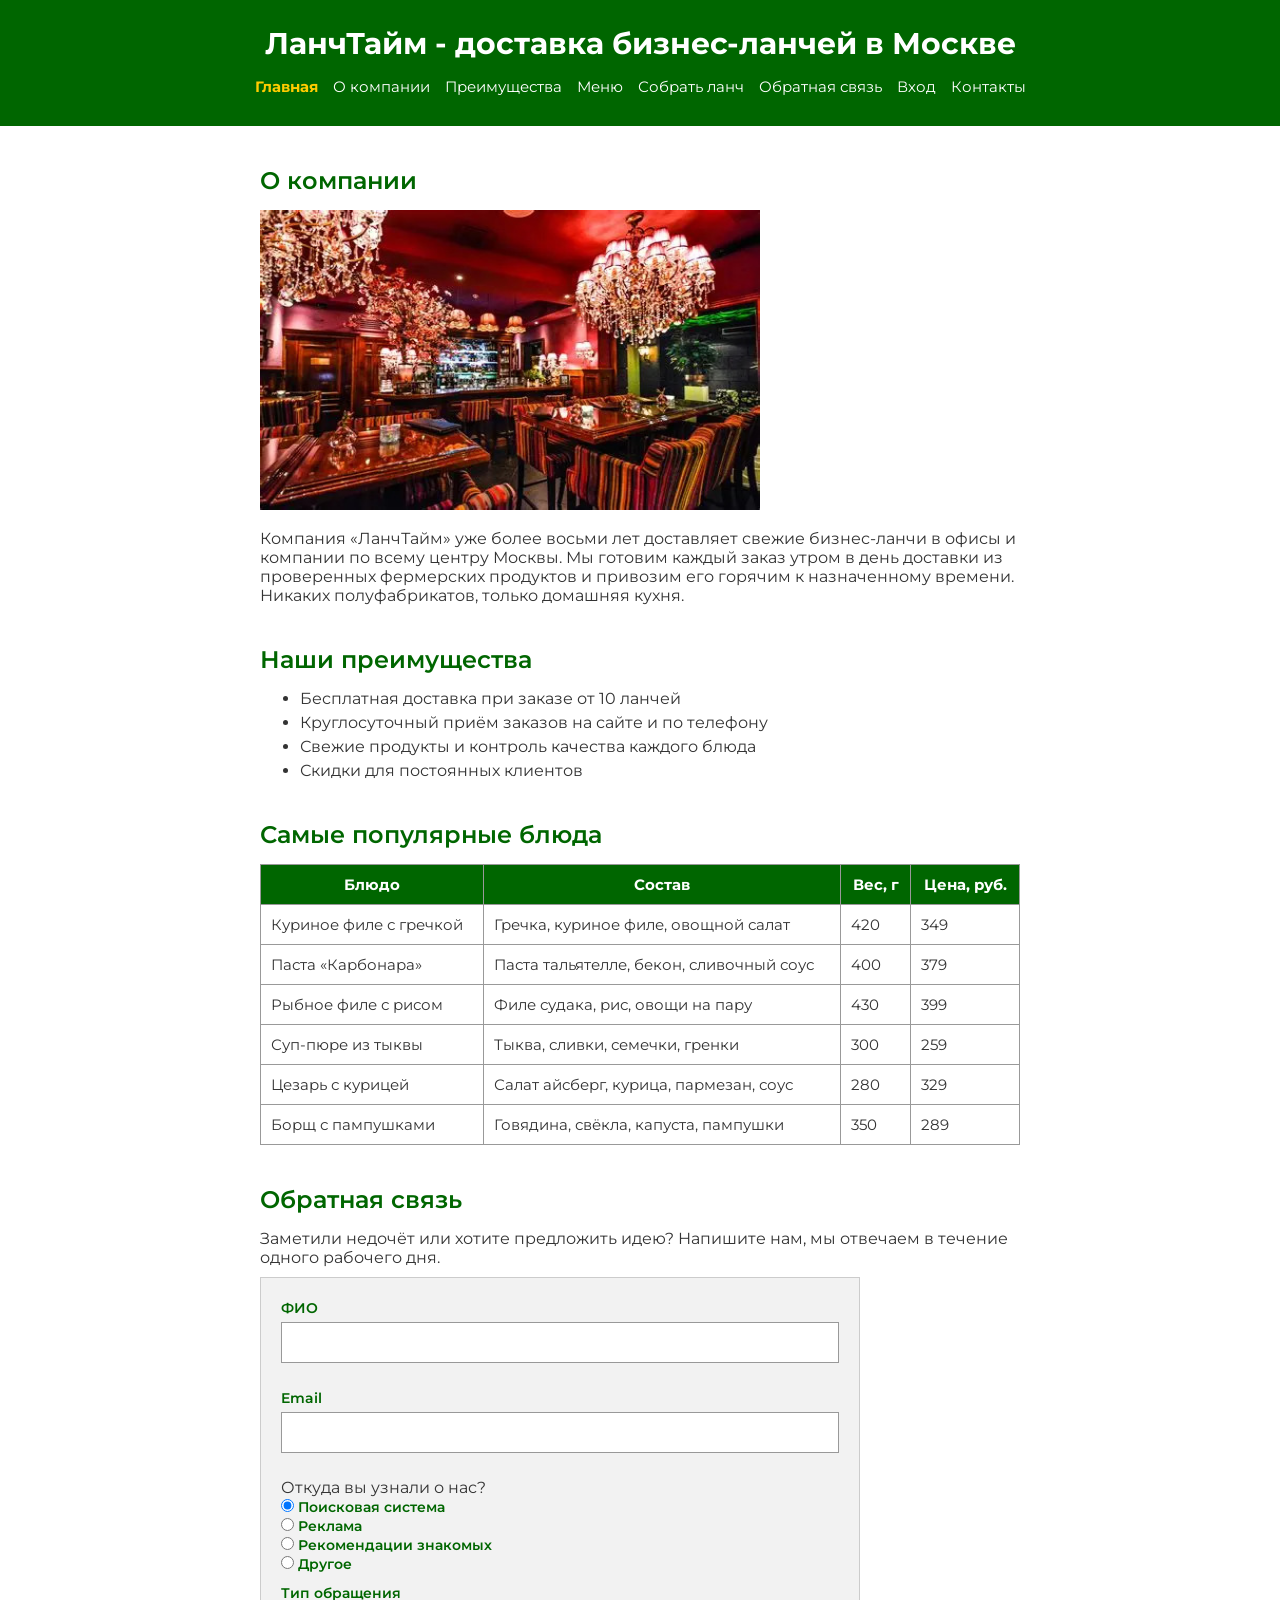
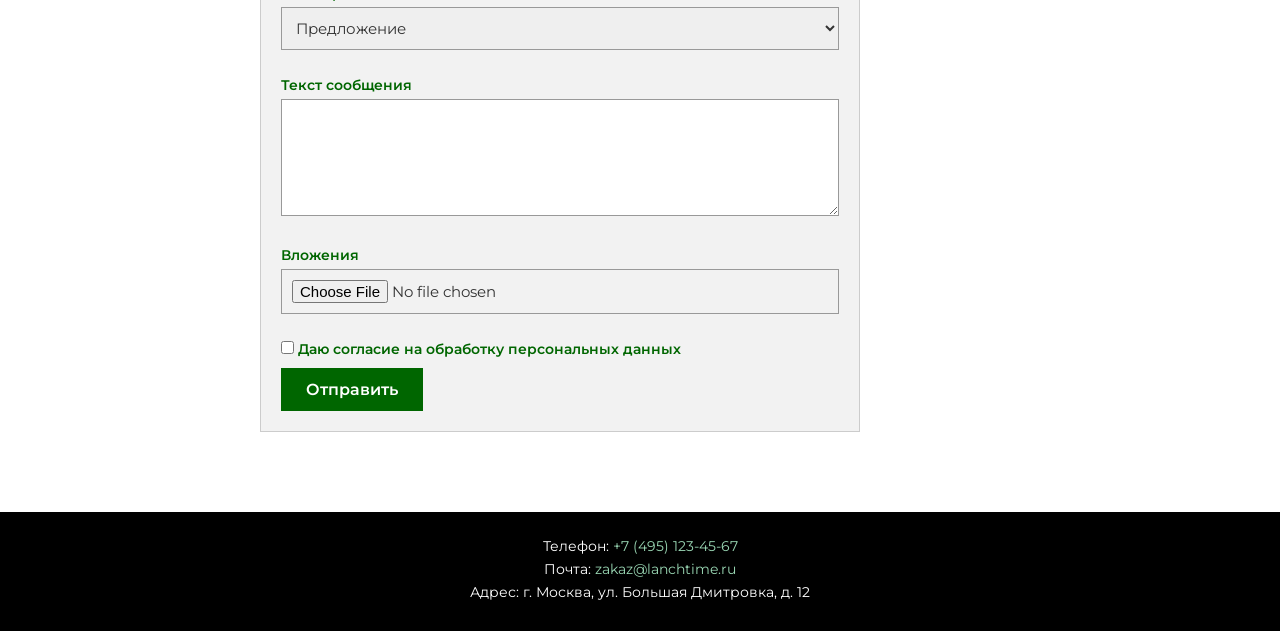
<file: index.html>
<!DOCTYPE html>
<html lang="ru">
<head>
  <meta charset="UTF-8">
  <meta name="viewport" content="width=device-width, initial-scale=1.0">
  <title>ЛанчТайм - доставка бизнес-ланчей в Москве</title>
  <link rel="preconnect" href="https://fonts.googleapis.com">
  <link rel="preconnect" href="https://fonts.gstatic.com" crossorigin>
  <link href="https://fonts.googleapis.com/css2?family=Montserrat&display=swap" rel="stylesheet">
  <link rel="stylesheet" href="style.css">
  <link rel="stylesheet" href="print.css" media="print">
</head>
<body>
  <header>
    <h1>ЛанчТайм - доставка бизнес-ланчей в Москве</h1>
    <nav>
      <a class="active" href="index.html">Главная</a>
      <a href="#about">О компании</a>
      <a href="#advantages">Преимущества</a>
      <a href="#menu">Меню</a>
      <a href="lunch.html">Собрать ланч</a>
      <a href="#feedback">Обратная связь</a>
      <a href="auth.html">Вход</a>
      <a href="#contacts">Контакты</a>
    </nav>
  </header>

  <main>
    <section id="about">
      <h2>О компании</h2>
      <img src="OIP.jpg" alt="Бизнес-ланч от компании ЛанчТайм">
      <p>Компания «ЛанчТайм» уже более восьми лет доставляет свежие бизнес-ланчи в офисы и компании по всему центру Москвы. Мы готовим каждый заказ утром в день доставки из проверенных фермерских продуктов и привозим его горячим к назначенному времени. Никаких полуфабрикатов, только домашняя кухня.</p>
    </section>

    <section id="advantages">
      <h2>Наши преимущества</h2>
      <ul>
        <li>Бесплатная доставка при заказе от 10 ланчей</li>
        <li>Круглосуточный приём заказов на сайте и по телефону</li>
        <li>Свежие продукты и контроль качества каждого блюда</li>
        <li>Скидки для постоянных клиентов</li>
      </ul>
    </section>

    <section id="menu">
      <h2>Самые популярные блюда</h2>
      <table>
        <tr>
          <th>Блюдо</th>
          <th>Состав</th>
          <th>Вес, г</th>
          <th>Цена, руб.</th>
        </tr>
        <tr>
          <td>Куриное филе с гречкой</td>
          <td>Гречка, куриное филе, овощной салат</td>
          <td>420</td>
          <td>349</td>
        </tr>
        <tr>
          <td>Паста «Карбонара»</td>
          <td>Паста тальятелле, бекон, сливочный соус</td>
          <td>400</td>
          <td>379</td>
        </tr>
        <tr>
          <td>Рыбное филе с рисом</td>
          <td>Филе судака, рис, овощи на пару</td>
          <td>430</td>
          <td>399</td>
        </tr>
        <tr>
          <td>Суп-пюре из тыквы</td>
          <td>Тыква, сливки, семечки, гренки</td>
          <td>300</td>
          <td>259</td>
        </tr>
        <tr>
          <td>Цезарь с курицей</td>
          <td>Салат айсберг, курица, пармезан, соус</td>
          <td>280</td>
          <td>329</td>
        </tr>
        <tr>
          <td>Борщ с пампушками</td>
          <td>Говядина, свёкла, капуста, пампушки</td>
          <td>350</td>
          <td>289</td>
        </tr>
      </table>
    </section>

    <section id="feedback">
      <h2>Обратная связь</h2>
      <p>Заметили недочёт или хотите предложить идею? Напишите нам, мы отвечаем в течение одного рабочего дня.</p>
      <form action="https://httpbin.org/post" method="post" enctype="multipart/form-data">
        <p>
          <label for="fio">ФИО</label>
          <input id="fio" type="text" name="fio">
        </p>
        <p>
          <label for="email">Email</label>
          <input id="email" type="email" name="email">
        </p>
        <p>
          <span>Откуда вы узнали о нас?</span><br>
          <label><input type="radio" name="source" value="search" checked> Поисковая система</label><br>
          <label><input type="radio" name="source" value="ad"> Реклама</label><br>
          <label><input type="radio" name="source" value="friends"> Рекомендации знакомых</label><br>
          <label><input type="radio" name="source" value="other"> Другое</label>
        </p>
        <p>
          <label for="subject">Тип обращения</label>
          <select id="subject" name="subject">
            <option value="proposal">Предложение</option>
            <option value="complaint">Жалоба</option>
          </select>
        </p>
        <p>
          <label for="message">Текст сообщения</label>
          <textarea id="message" name="message" rows="5"></textarea>
        </p>
        <p>
          <label for="attachment">Вложения</label>
          <input id="attachment" type="file" name="attachment">
        </p>
        <p>
          <label><input type="checkbox" name="consent"> Даю согласие на обработку персональных данных</label>
        </p>
        <button type="submit">Отправить</button>
      </form>
    </section>
  </main>

  <footer id="contacts">
    <p>Телефон: <a href="tel:+74951234567">+7 (495) 123-45-67</a></p>
    <p>Почта: <a href="mailto:zakaz@lanchtime.ru">zakaz@lanchtime.ru</a></p>
    <p>Адрес: г. Москва, ул. Большая Дмитровка, д. 12</p>
  </footer>
</body>
</html>
</file>
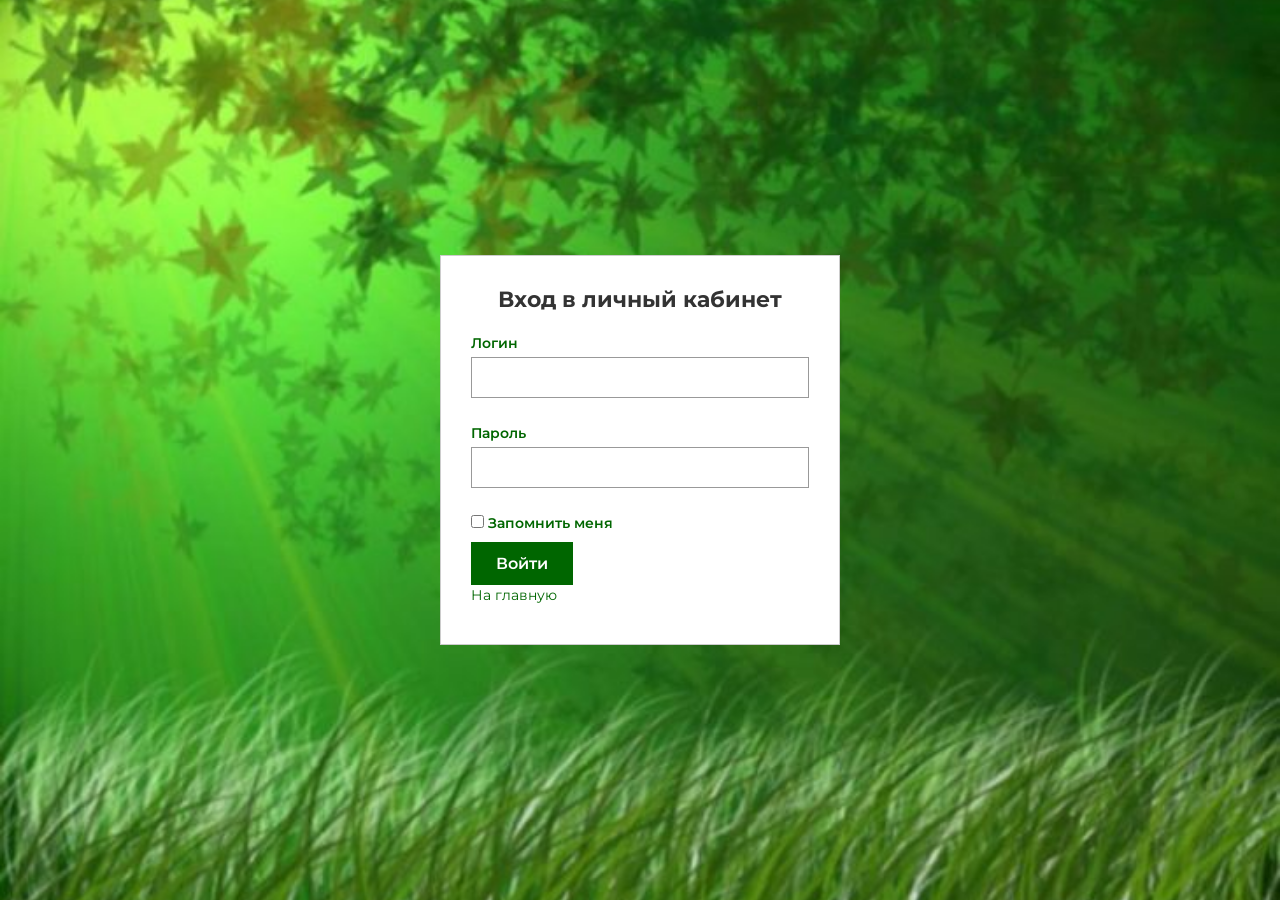
<file: auth.html>
<!DOCTYPE html>
<html lang="ru">
<head>
  <meta charset="UTF-8">
  <meta name="viewport" content="width=device-width, initial-scale=1.0">
  <title>Вход - ЛанчТайм</title>
  <link rel="preconnect" href="https://fonts.googleapis.com">
  <link rel="preconnect" href="https://fonts.gstatic.com" crossorigin>
  <link href="https://fonts.googleapis.com/css2?family=Montserrat&display=swap" rel="stylesheet">
  <link rel="stylesheet" href="style.css">
  <link rel="stylesheet" href="print.css" media="print">
</head>
<body class="auth-page">
  <form class="auth-form" action="https://httpbin.org/post" method="post">
    <h1>Вход в личный кабинет</h1>
    <p>
      <label for="login">Логин</label>
      <input id="login" type="text" name="login">
    </p>
    <p>
      <label for="password">Пароль</label>
      <input id="password" type="password" name="password">
    </p>
    <p>
      <label><input type="checkbox" name="remember" value="yes"> Запомнить меня</label>
    </p>
    <button type="submit">Войти</button>
    <p><a href="index.html">На главную</a></p>
  </form>
</body>
</html>
</file>
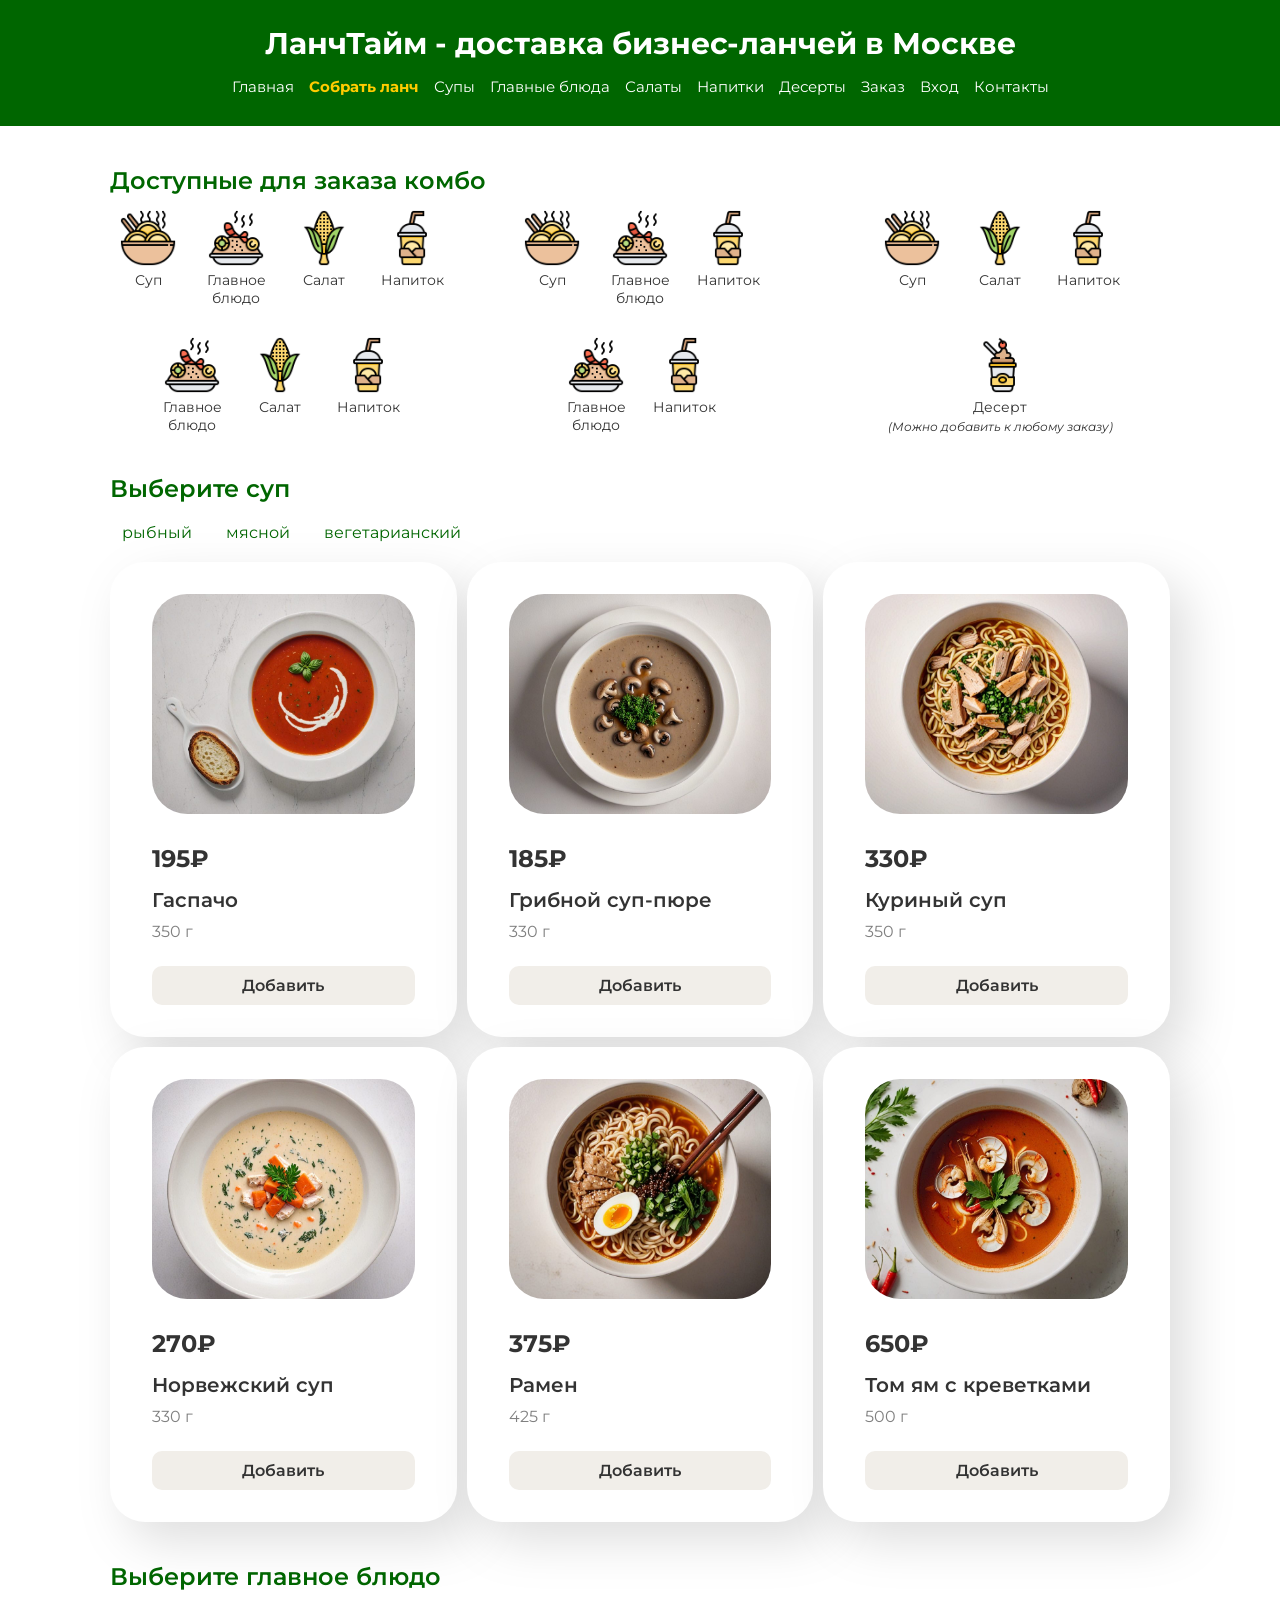
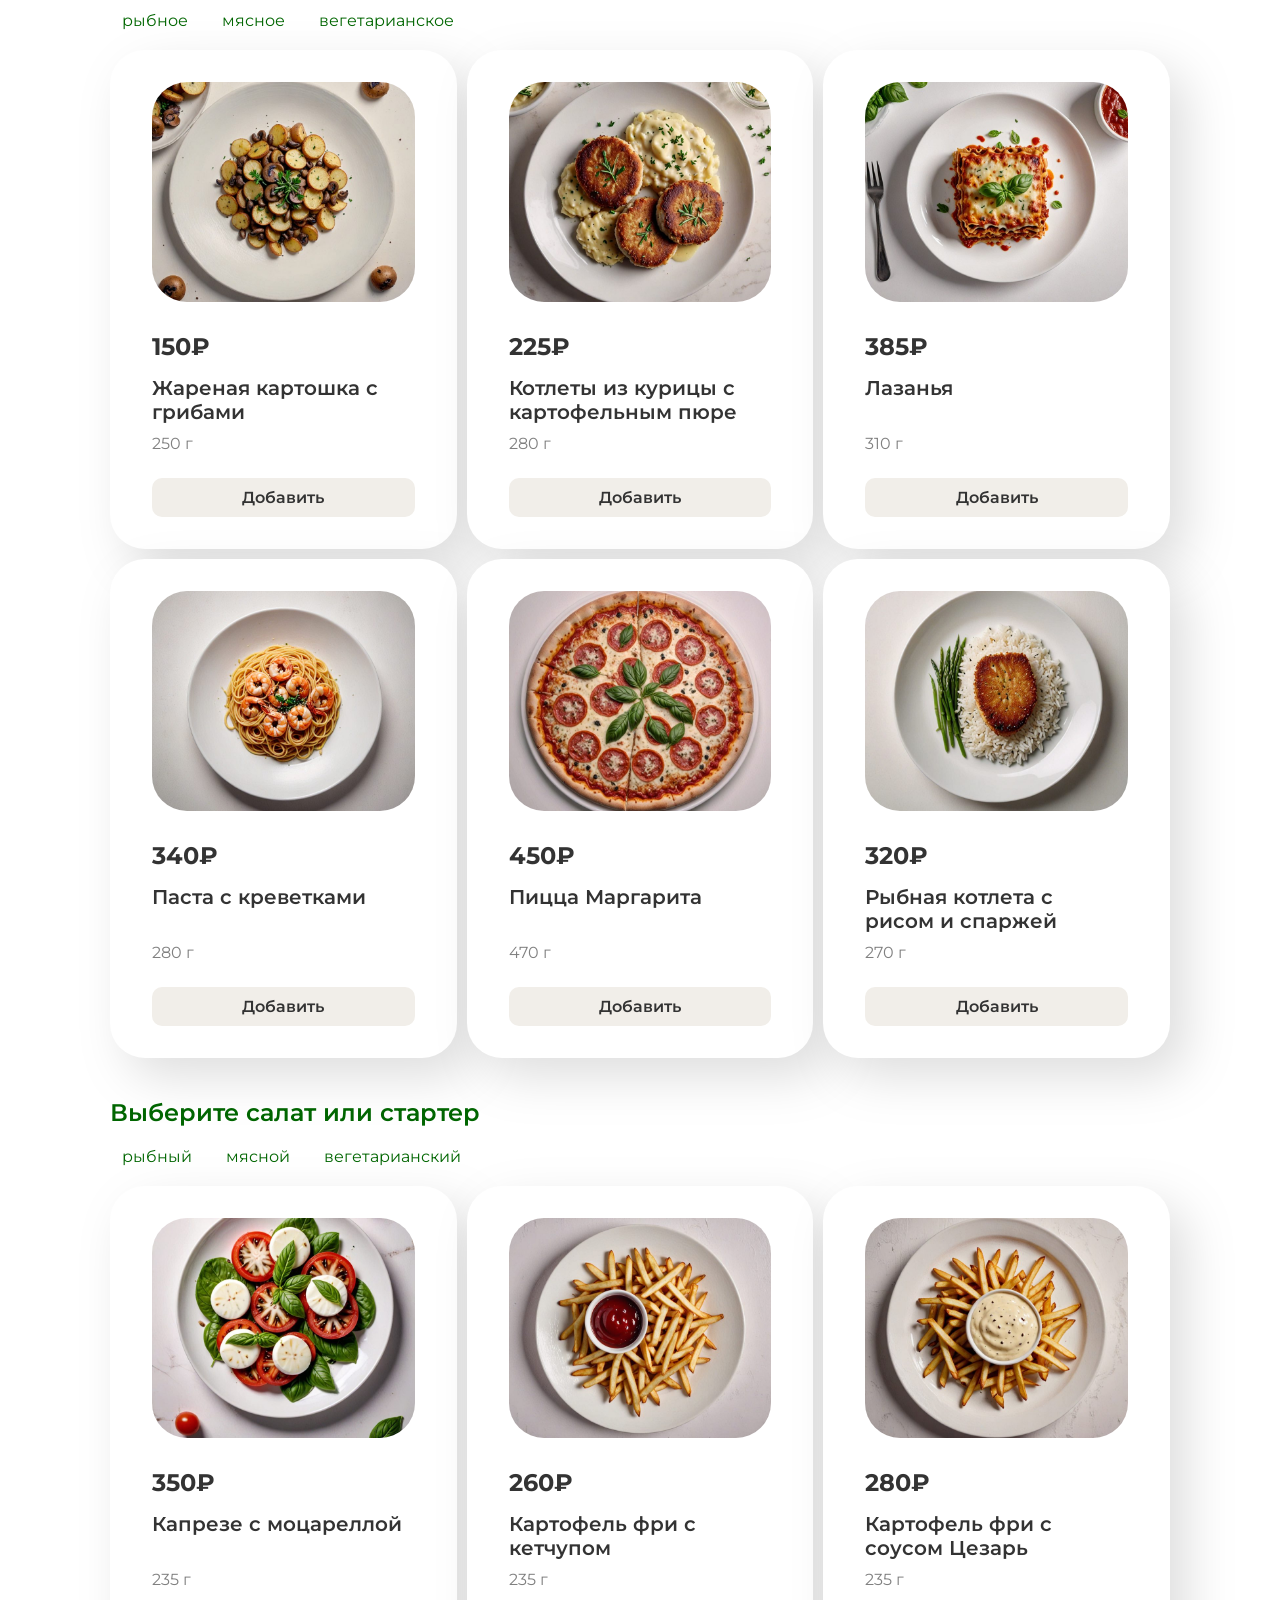
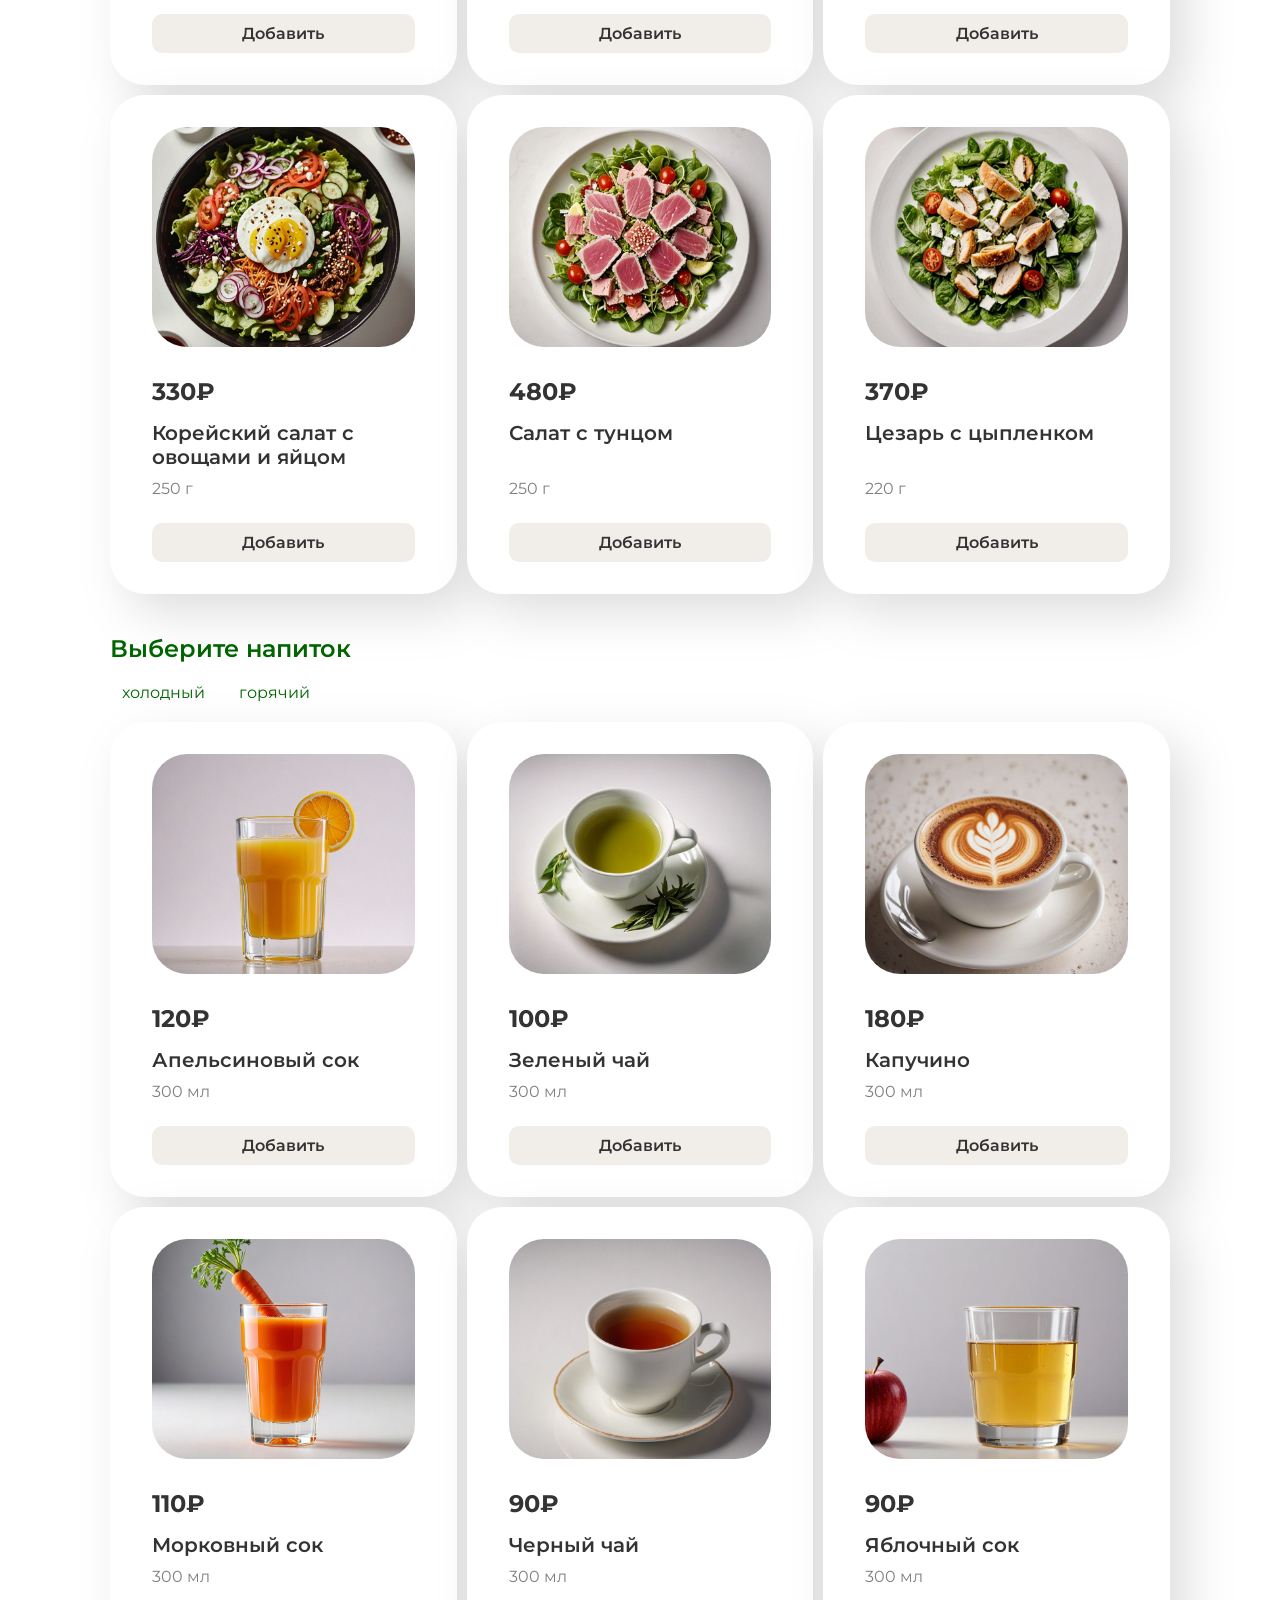
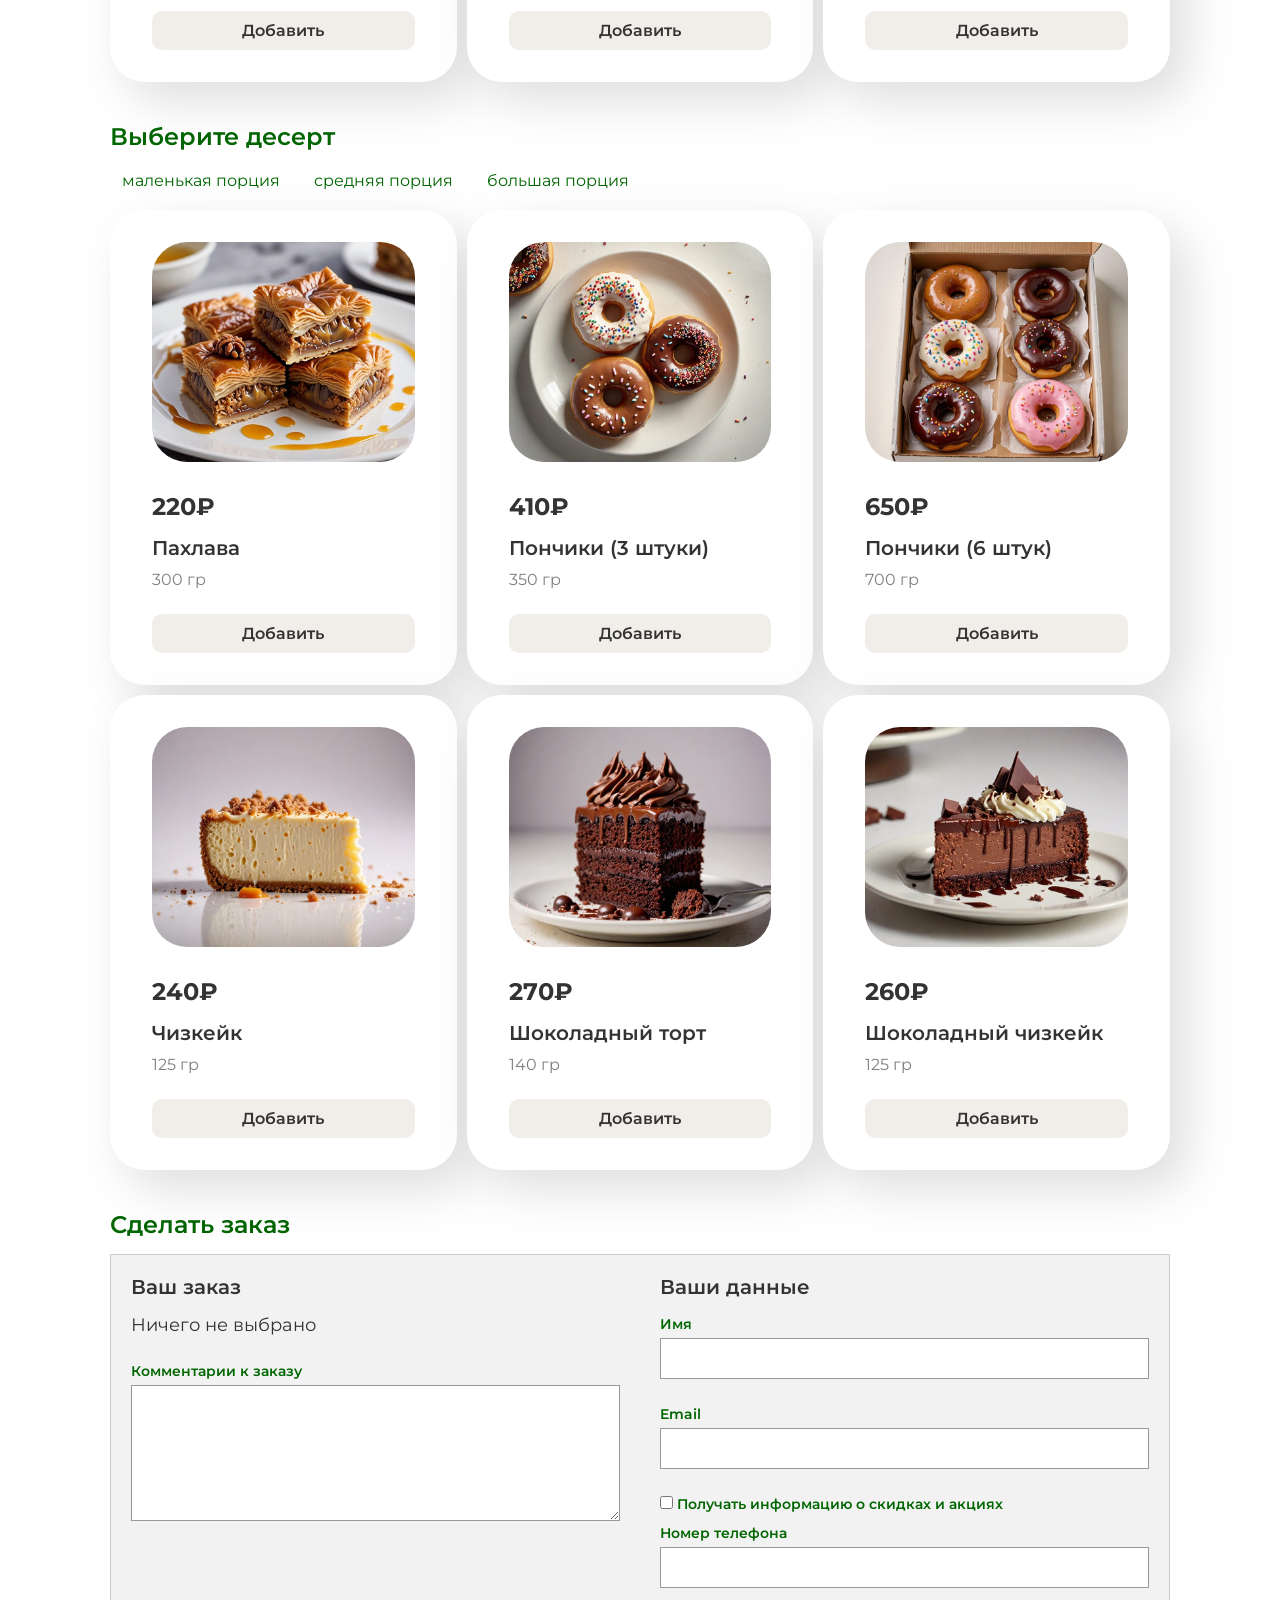
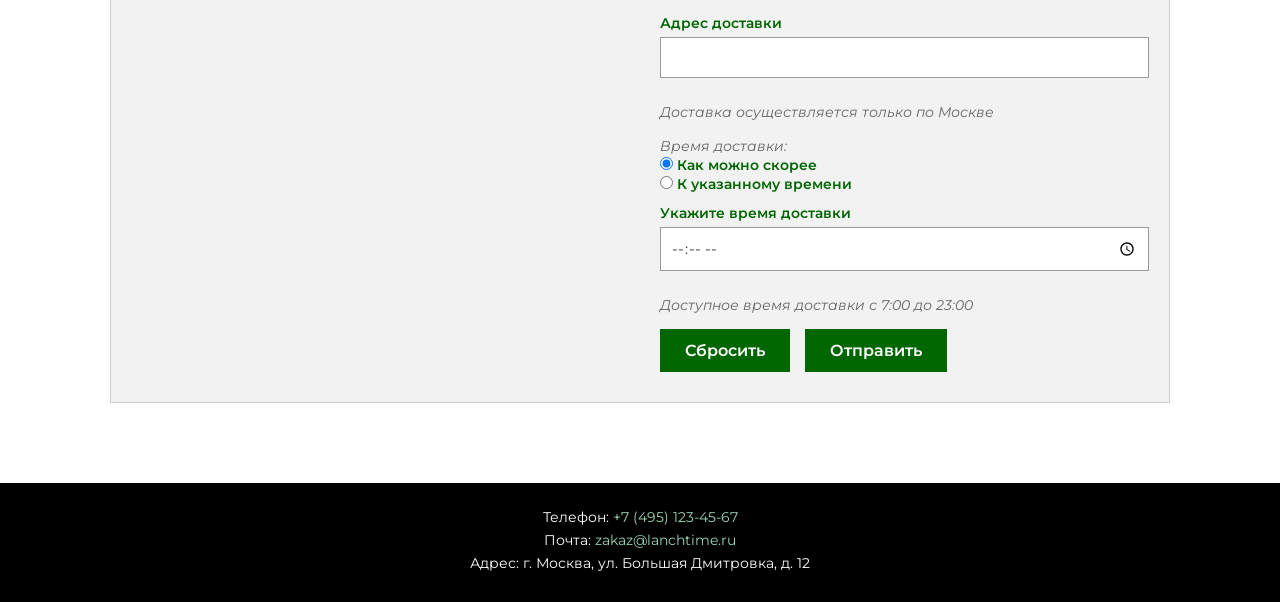
<file: lunch.html>
<!DOCTYPE html>
<html lang="ru">
<head>
  <meta charset="UTF-8">
  <meta name="viewport" content="width=device-width, initial-scale=1.0">
  <title>Собрать ланч - ЛанчТайм</title>
  <link rel="preconnect" href="https://fonts.googleapis.com">
  <link rel="preconnect" href="https://fonts.gstatic.com" crossorigin>
  <link href="https://fonts.googleapis.com/css2?family=Montserrat&display=swap" rel="stylesheet">
  <link rel="stylesheet" href="style.css">
  <link rel="stylesheet" href="lunch.css">
  <link rel="stylesheet" href="print.css" media="print">
</head>
<body>
  <header>
    <h1>ЛанчТайм - доставка бизнес-ланчей в Москве</h1>
    <nav>
      <a href="index.html">Главная</a>
      <a class="active" href="lunch.html">Собрать ланч</a>
      <a href="#soups">Супы</a>
      <a href="#mains">Главные блюда</a>
      <a href="#salads">Салаты</a>
      <a href="#drinks">Напитки</a>
      <a href="#desserts">Десерты</a>
      <a href="#order">Заказ</a>
      <a href="auth.html">Вход</a>
      <a href="#contacts">Контакты</a>
    </nav>
  </header>

  <main>
    <section id="combos">
      <h2>Доступные для заказа комбо</h2>
      <div class="combos">
        <div class="combo">
          <div class="combo-dish">
            <img src="icons/soup.png" alt="Суп">
            <p class="combo-caption">Суп</p>
          </div>
          <div class="combo-dish">
            <img src="icons/main.png" alt="Главное блюдо">
            <p class="combo-caption">Главное блюдо</p>
          </div>
          <div class="combo-dish">
            <img src="icons/salad.png" alt="Салат">
            <p class="combo-caption">Салат</p>
          </div>
          <div class="combo-dish">
            <img src="icons/drink.png" alt="Напиток">
            <p class="combo-caption">Напиток</p>
          </div>
        </div>

        <div class="combo">
          <div class="combo-dish">
            <img src="icons/soup.png" alt="Суп">
            <p class="combo-caption">Суп</p>
          </div>
          <div class="combo-dish">
            <img src="icons/main.png" alt="Главное блюдо">
            <p class="combo-caption">Главное блюдо</p>
          </div>
          <div class="combo-dish">
            <img src="icons/drink.png" alt="Напиток">
            <p class="combo-caption">Напиток</p>
          </div>
        </div>

        <div class="combo">
          <div class="combo-dish">
            <img src="icons/soup.png" alt="Суп">
            <p class="combo-caption">Суп</p>
          </div>
          <div class="combo-dish">
            <img src="icons/salad.png" alt="Салат">
            <p class="combo-caption">Салат</p>
          </div>
          <div class="combo-dish">
            <img src="icons/drink.png" alt="Напиток">
            <p class="combo-caption">Напиток</p>
          </div>
        </div>

        <div class="combo">
          <div class="combo-dish">
            <img src="icons/main.png" alt="Главное блюдо">
            <p class="combo-caption">Главное блюдо</p>
          </div>
          <div class="combo-dish">
            <img src="icons/salad.png" alt="Салат">
            <p class="combo-caption">Салат</p>
          </div>
          <div class="combo-dish">
            <img src="icons/drink.png" alt="Напиток">
            <p class="combo-caption">Напиток</p>
          </div>
        </div>

        <div class="combo">
          <div class="combo-dish">
            <img src="icons/main.png" alt="Главное блюдо">
            <p class="combo-caption">Главное блюдо</p>
          </div>
          <div class="combo-dish">
            <img src="icons/drink.png" alt="Напиток">
            <p class="combo-caption">Напиток</p>
          </div>
        </div>

        <div class="combo combo-desert">
          <div class="combo-dish">
            <img src="icons/desert.png" alt="Десерт">
            <p class="combo-caption">Десерт</p>
            <p class="combo-note">(Можно добавить к любому заказу)</p>
          </div>
        </div>
      </div>
    </section>

    <section id="soups">
      <h2>Выберите суп</h2>
      <div class="filters">
        <button type="button" data-kind="fish">рыбный</button>
        <button type="button" data-kind="meat">мясной</button>
        <button type="button" data-kind="veg">вегетарианский</button>
      </div>
      <div class="dishes"></div>
    </section>

    <section id="mains">
      <h2>Выберите главное блюдо</h2>
      <div class="filters">
        <button type="button" data-kind="fish">рыбное</button>
        <button type="button" data-kind="meat">мясное</button>
        <button type="button" data-kind="veg">вегетарианское</button>
      </div>
      <div class="dishes"></div>
    </section>

    <section id="salads">
      <h2>Выберите салат или стартер</h2>
      <div class="filters">
        <button type="button" data-kind="fish">рыбный</button>
        <button type="button" data-kind="meat">мясной</button>
        <button type="button" data-kind="veg">вегетарианский</button>
      </div>
      <div class="dishes"></div>
    </section>

    <section id="drinks">
      <h2>Выберите напиток</h2>
      <div class="filters">
        <button type="button" data-kind="cold">холодный</button>
        <button type="button" data-kind="hot">горячий</button>
      </div>
      <div class="dishes"></div>
    </section>

    <section id="desserts">
      <h2>Выберите десерт</h2>
      <div class="filters">
        <button type="button" data-kind="small">маленькая порция</button>
        <button type="button" data-kind="medium">средняя порция</button>
        <button type="button" data-kind="large">большая порция</button>
      </div>
      <div class="dishes"></div>
    </section>

    <section id="order">
      <h2>Сделать заказ</h2>
      <form class="order-form" action="https://httpbin.org/post" method="post">
        <div class="order-column">
          <h3>Ваш заказ</h3>
          <p id="order-empty">Ничего не выбрано</p>
          <div id="order-summary" hidden>
            <p class="order-category">Суп</p>
            <p class="order-value" id="order-soup">Блюдо не выбрано</p>

            <p class="order-category">Главное блюдо</p>
            <p class="order-value" id="order-main">Блюдо не выбрано</p>

            <p class="order-category">Салат/стартер</p>
            <p class="order-value" id="order-salad">Блюдо не выбрано</p>

            <p class="order-category">Напиток</p>
            <p class="order-value" id="order-drink">Напиток не выбран</p>

            <p class="order-category">Десерт</p>
            <p class="order-value" id="order-dessert">Блюдо не выбрано</p>

            <p class="order-category">Стоимость заказа</p>
            <p class="order-value" id="order-total">0₽</p>
          </div>
          <p>
            <label for="comment">Комментарии к заказу</label>
            <textarea id="comment" name="comment" rows="6"></textarea>
          </p>
          <input type="hidden" id="hidden-soup" name="soup" value="">
          <input type="hidden" id="hidden-main" name="main" value="">
          <input type="hidden" id="hidden-salad" name="salad" value="">
          <input type="hidden" id="hidden-drink" name="drink" value="">
          <input type="hidden" id="hidden-dessert" name="dessert" value="">
        </div>

        <div class="order-column">
          <h3>Ваши данные</h3>
          <p>
            <label for="name">Имя</label>
            <input id="name" type="text" name="name">
          </p>
          <p>
            <label for="email">Email</label>
            <input id="email" type="email" name="email">
          </p>
          <p>
            <label><input type="checkbox" name="discounts" value="yes"> Получать информацию о скидках и акциях</label>
          </p>
          <p>
            <label for="phone">Номер телефона</label>
            <input id="phone" type="tel" name="phone">
          </p>
          <p>
            <label for="address">Адрес доставки</label>
            <input id="address" type="text" name="address">
          </p>
          <p class="note">Доставка осуществляется только по Москве</p>
          <p>
            <span class="note">Время доставки:</span><br>
            <label><input type="radio" name="speed" value="fast" checked> Как можно скорее</label><br>
            <label><input type="radio" name="speed" value="exact"> К указанному времени</label>
          </p>
          <p>
            <label for="time">Укажите время доставки</label>
            <input id="time" type="time" name="time">
          </p>
          <p class="note">Доступное время доставки с 7:00 до 23:00</p>
          <p class="order-buttons">
            <button type="reset">Сбросить</button>
            <button type="submit">Отправить</button>
          </p>
        </div>
      </form>
    </section>
  </main>

  <footer id="contacts">
    <p>Телефон: <a href="tel:+74951234567">+7 (495) 123-45-67</a></p>
    <p>Почта: <a href="mailto:zakaz@lanchtime.ru">zakaz@lanchtime.ru</a></p>
    <p>Адрес: г. Москва, ул. Большая Дмитровка, д. 12</p>
  </footer>

  <script src="data.js"></script>
  <script src="render.js"></script>
  <script src="order.js"></script>
  <script src="filter.js"></script>
  <script src="validate.js"></script>
</body>
</html>
</file>
<file: style.css>
* {
  box-sizing: border-box;
  margin: 0;
  padding: 0;
}

body {
  min-height: 100vh;
  display: flex;
  flex-direction: column;
  font-family: 'Montserrat', Arial, sans-serif;
  font-size: 16px;
  color: #333333;
}

/* Шапка */

header {
  background-color: #006600;
  text-align: center;
  padding: 25px;
  margin-bottom: 20px;
}

header h1 {
  font-size: 30px;
  font-weight: 700;
  color: #ffffff;
  margin-bottom: 10px;
}

nav {
  display: flex;
  flex-wrap: wrap;
  justify-content: center;
  gap: 15px;
  padding: 5px;
  margin: 0;
}

nav a {
  font-family: 'Montserrat', Arial, sans-serif;
  font-size: 15px;
  color: #ffffff;
  text-decoration: none;
}

nav a:hover {
  color: #ffcc00;
}

nav a.active {
  color: #ffcc00;
  font-weight: 700;
}

/* Основное содержимое */

main {
  width: 800px;
  margin: 0 auto;
  padding: 20px;
  flex: 1;
}

section {
  margin-bottom: 40px;
}

h2 {
  font-size: 24px;
  font-weight: 600;
  color: #006600;
  margin-bottom: 15px;
}

p {
  font-size: 16px;
  margin-bottom: 10px;
}

img {
  width: 500px;
  height: 300px;
  margin-bottom: 15px;
}

ul {
  margin-left: 40px;
}

li {
  margin-bottom: 5px;
}

/* Таблица */

table {
  border-collapse: collapse;
  width: 100%;
  text-align: left;
}

th, td {
  border: 1px solid #999999;
  padding: 10px;
  font-size: 15px;
}

th {
  background-color: #006600;
  color: #ffffff;
  text-align: center;
  font-weight: 700;
}

/* Формы */

form {
  width: 600px;
  padding: 20px;
  background-color: #f2f2f2;
  border: 1px solid #cccccc;
}

label {
  font-size: 14px;
  font-weight: 600;
  color: #006600;
}

input, select, textarea {
  width: 100%;
  padding: 10px;
  margin-top: 5px;
  margin-bottom: 15px;
  font-family: 'Montserrat', Arial, sans-serif;
  font-size: 15px;
  color: #333333;
  border: 1px solid #999999;
}

input[type="radio"], input[type="checkbox"] {
  width: auto;
  margin: 0;
}

button {
  padding: 12px 25px;
  background-color: #006600;
  color: #ffffff;
  font-family: 'Montserrat', Arial, sans-serif;
  font-size: 16px;
  font-weight: 600;
  border: none;
}

button:hover {
  background-color: #cc6600;
}

/* Страница входа */

body.auth-page {
  min-height: 100vh;
  display: flex;
  flex-direction: row;
  align-items: center;
  justify-content: center;
  background-image: url('auth-bg.jpg');
  background-size: cover;
  background-position: center;
}

.auth-form {
  width: 400px;
  padding: 30px;
  background-color: #ffffff;
  border: 1px solid #cccccc;
}

.auth-form h1 {
  font-size: 22px;
  color: #333333;
  text-align: center;
  margin-bottom: 20px;
}

.auth-form a {
  color: #006600;
  font-size: 14px;
  text-decoration: none;
}

/* Футер */

footer {
  background-color: #000000;
  color: #ffffff;
  text-align: center;
  padding: 25px;
  margin-top: 20px;
}

footer p {
  font-size: 14px;
  margin-bottom: 5px;
}

footer a {
  font-family: 'Montserrat', Arial, sans-serif;
  font-size: 14px;
  color: #99d6b3;
  text-decoration: none;
}

footer a:hover {
  color: #ffcc00;
}

/* Адаптивность главной страницы */

@media (max-width: 400px) {
  main {
    width: auto;
    padding: 10px;
  }

  header h1 {
    font-size: 22px;
  }

  img {
    width: 100%;
    height: auto;
  }

  table {
    font-size: 12px;
  }

  th, td {
    padding: 6px;
    font-size: 12px;
    word-wrap: break-word;
  }

  form {
    width: 100%;
  }
}
</file>
<file: print.css>
/* Стили для печати */

@page {
  margin: 2cm;
}

/* На бумаге нет экрана: обычный поток, без экрановых высот */

body {
  display: block;
  min-height: 0;
  color: #000000;
  background: #ffffff;
  font-size: 12pt;
}

/* Страница входа: фоновая фотография на бумаге не нужна */

body.auth-page {
  display: block;
  min-height: 0;
  background-image: none;
}

/* Элементы управления при печати не нужны */

nav,
button,
input,
select,
textarea {
  display: none;
}

/* Фиксированные ширины не помещаются на лист */

main {
  width: auto;
  padding: 0;
}

.dishes {
  grid-template-columns: 1fr 1fr;
  gap: 10px;
}

.dish {
  padding: 15px;
  border-radius: 10px;
  border: 1px solid #999999;
  filter: none;
}

.dish img {
  height: 120px;
}

.order-form {
  width: 100%;
}

.order-column {
  flex: 1 1 100%;
}

/* Тёмные фоны заменяем белым, белый текст - чёрным */

header,
footer {
  background: #ffffff;
  color: #000000;
  border: none;
  padding: 0;
  margin: 0;
}

header h1,
h2,
label,
th,
footer a {
  color: #000000;
}

th {
  background-color: #ffffff;
}

a {
  color: #000000;
  text-decoration: underline;
}

/* Блоки не должны разрываться между страницами */

.dish,
.order-column,
table {
  page-break-inside: avoid;
  break-inside: avoid;
}

h2 {
  page-break-after: avoid;
}

img {
  max-width: 100%;
  height: auto;
}
</file>
<file: lunch.css>
/* Страница «Собрать ланч» */

/* Три колонки, поэтому main шире, чем на главной */

main {
  width: 1100px;
}

/* Фильтры категории */

.filters {
  display: flex;
  flex-wrap: wrap;
  gap: 10px;
  margin-bottom: 15px;
}

.filters button {
  padding: 5px 12px;
  background-color: transparent;
  color: #006600;
  font-family: 'Montserrat', Arial, sans-serif;
  font-size: 16px;
  font-weight: 400;
  border: none;
  border-radius: 15px;
  cursor: pointer;
}

.filters button:hover {
  background-color: #e8f4e8;
}

.filters button.active {
  background-color: #e8f4e8;
  color: #333333;
}

/* Блок со всеми блюдами - сетка на CSS Grid */

.dishes {
  display: grid;
  grid-template-columns: repeat(3, 1fr);
  gap: 10px;
}

/* Блок каждого блюда - сетка на флекбоксах */

.dish {
  display: flex;
  flex-direction: column;
  padding: 30px 40px;
  background-color: #ffffff;
  border: 2px solid transparent;
  border-radius: 35px;
  cursor: pointer;
  filter: drop-shadow(17px 19px 24px rgba(0, 0, 0, 0.13));
}

/* Скрытые фильтром блюда */

.dish[hidden] {
  display: none;
}

.dish:hover {
  border: 2px solid #006600;
}

/* Контекстный селектор: кнопка меняет цвет при наведении на карточку */

.dish:hover button {
  background-color: #006600;
  color: #ffffff;
}

/* Выбранное блюдо выделяется рамкой, как при наведении */

.dish.selected {
  border: 2px solid #006600;
}

.dish.selected button {
  background-color: #006600;
  color: #ffffff;
}

/* Одинаковая высота картинок у всех блюд */

.dish img {
  width: 100%;
  height: 220px;
  object-fit: cover;
  border-radius: 35px;
}

.dish .price {
  font-size: 24px;
  font-weight: 700;
  margin-top: 15px;
}

/* Название занимает всё свободное место, поэтому вес и кнопка
   у всех блюд стоят на одной высоте при любом числе строк */

.dish .name {
  font-size: 20px;
  font-weight: 600;
  margin-top: 5px;
  flex: 1;
}

.dish .weight {
  color: #808080;
  font-size: 16px;
}

.dish button {
  margin-top: 15px;
  padding: 10px 30px;
  background-color: #f1eee9;
  color: #333333;
  font-family: 'Montserrat', Arial, sans-serif;
  font-size: 16px;
  font-weight: 600;
  border: none;
  border-radius: 10px;
  cursor: pointer;
}

/* Форма заказа - две колонки на флексбоксах */

.order-form {
  display: flex;
  flex-wrap: wrap;
  gap: 20px 40px;
  width: 100%;
  align-items: flex-start;
}

.order-column {
  flex: 1;
}

.order-column h3 {
  font-size: 20px;
  font-weight: 600;
  margin-bottom: 15px;
}

/* Блоки выбранного заказа */

.order-category {
  font-size: 18px;
  font-weight: 700;
  margin-top: 20px;
  margin-bottom: 5px;
}

.order-value {
  font-size: 18px;
  margin-bottom: 0;
}

#order-summary {
  margin-bottom: 25px;
}

#order-empty {
  font-size: 18px;
  margin-bottom: 25px;
}

.note {
  font-size: 14px;
  font-style: italic;
  color: #666666;
  margin-bottom: 15px;
}

.order-buttons {
  display: flex;
  gap: 15px;
}

/* Планшеты */

@media (max-width: 800px) {
  main {
    width: auto;
  }

  .dishes {
    grid-template-columns: repeat(2, 1fr);
  }

  .dish {
    padding: 20px;
  }

  .order-column {
    flex: 1 1 100%;
  }
}

/* Смартфоны */

@media (max-width: 600px) {
  .dishes {
    grid-template-columns: 1fr;
  }

  .dish {
    padding: 15px;
    border-radius: 20px;
  }

  .dish img {
    border-radius: 20px;
  }
}

/* Блок доступных комбо */

.combos {
  display: grid;
  grid-template-columns: repeat(3, 1fr);
  gap: 30px 20px;
  margin-bottom: 20px;
}

.combo {
  display: flex;
  justify-content: center;
  align-items: flex-start;
  gap: 12px;
}

.combo-dish {
  display: flex;
  flex-direction: column;
  align-items: center;
  width: 76px;
}

/* transform при наведении на иконку */

.combo-dish img {
  width: 56px;
  height: 56px;
  margin: 0;
  transition: transform 0.25s;
}

.combo-dish img:hover {
  transform: translateY(-8px) scale(1.1);
}

.combo-caption {
  font-size: 14px;
  text-align: center;
  margin: 5px 0 0;
}

/* Шрифт на 2 пункта меньше подписи */

.combo-note {
  font-size: 12px;
  font-style: italic;
  text-align: center;
  margin: 3px 0 0;
}

/* Ячейке с десертом нужно больше места для примечания */

.combo-desert .combo-dish {
  width: 230px;
}

/* Уведомление */

.notification {
  position: fixed;
  top: 50%;
  left: 50%;
  transform: translate(-50%, -50%);
  z-index: 1000;
  width: 460px;
  max-width: 90%;
  padding: 45px 35px;
  background-color: #ffffff;
  border: 2px solid #000000;
  text-align: center;
}

.notification-text {
  font-size: 20px;
  line-height: 1.4;
  margin-bottom: 30px;
}

.notification-button {
  padding: 10px 35px;
  background-color: #ffffff;
  color: #000000;
  font-family: 'Montserrat', Arial, sans-serif;
  font-size: 18px;
  border: 2px solid #000000;
  border-radius: 25px;
  cursor: pointer;
}

.notification-button:hover {
  background-color: #006600;
  color: #ffffff;
}

/* Комбо на планшетах и телефонах */

@media (max-width: 800px) {
  .combos {
    grid-template-columns: repeat(2, 1fr);
  }
}

@media (max-width: 600px) {
  .combos {
    grid-template-columns: 1fr;
  }
}
</file>
